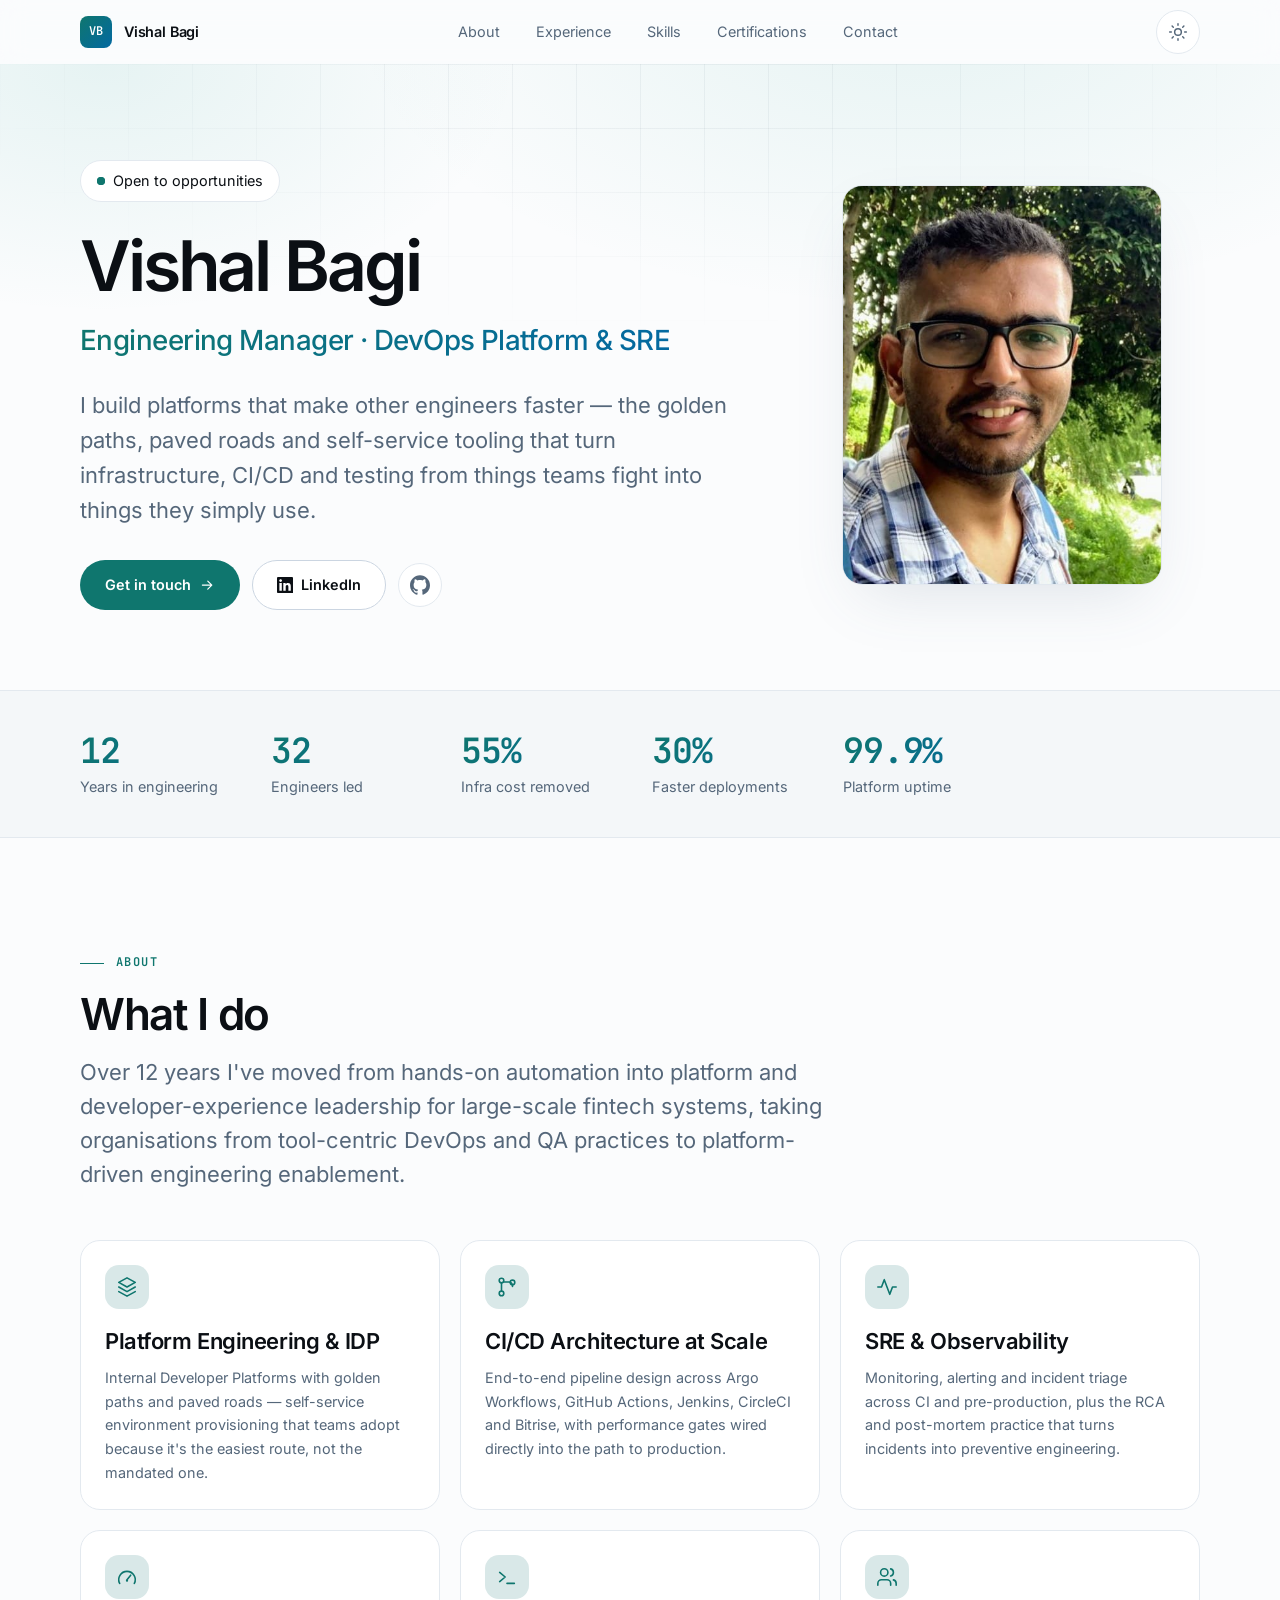
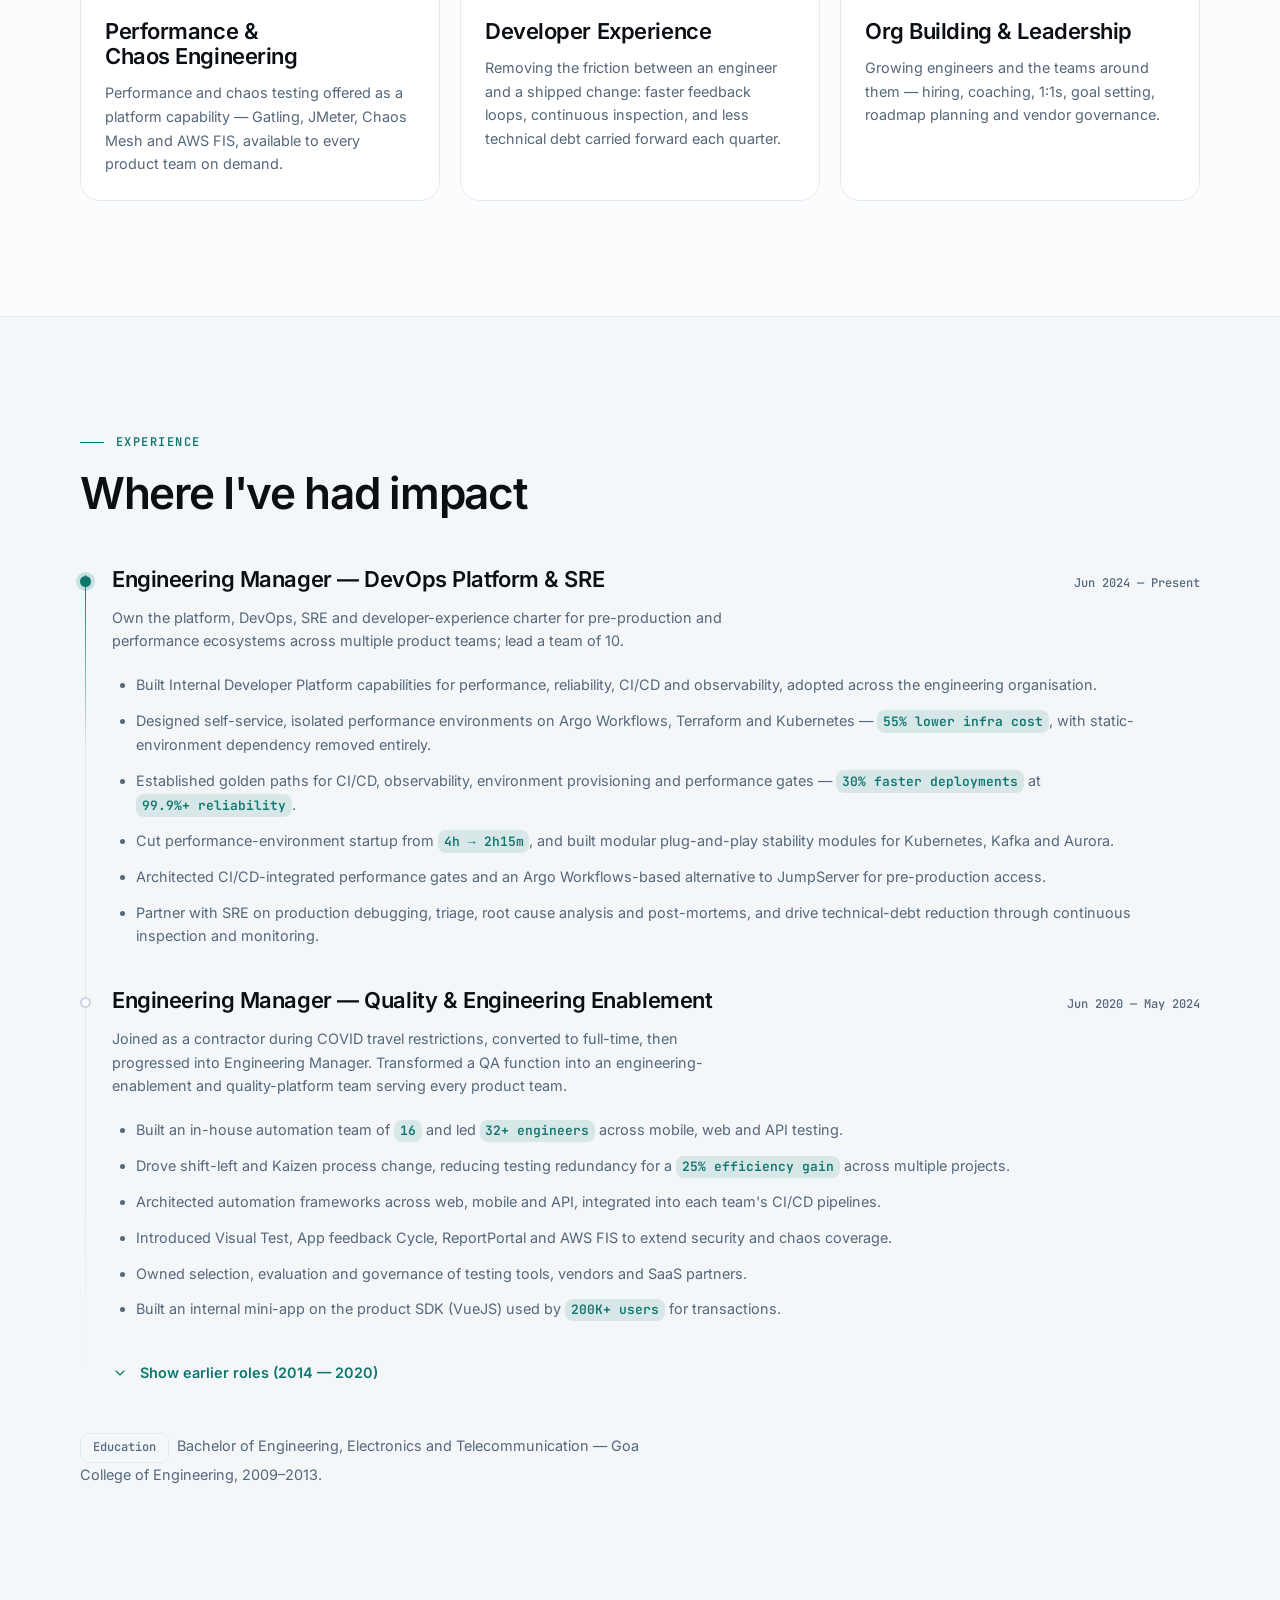
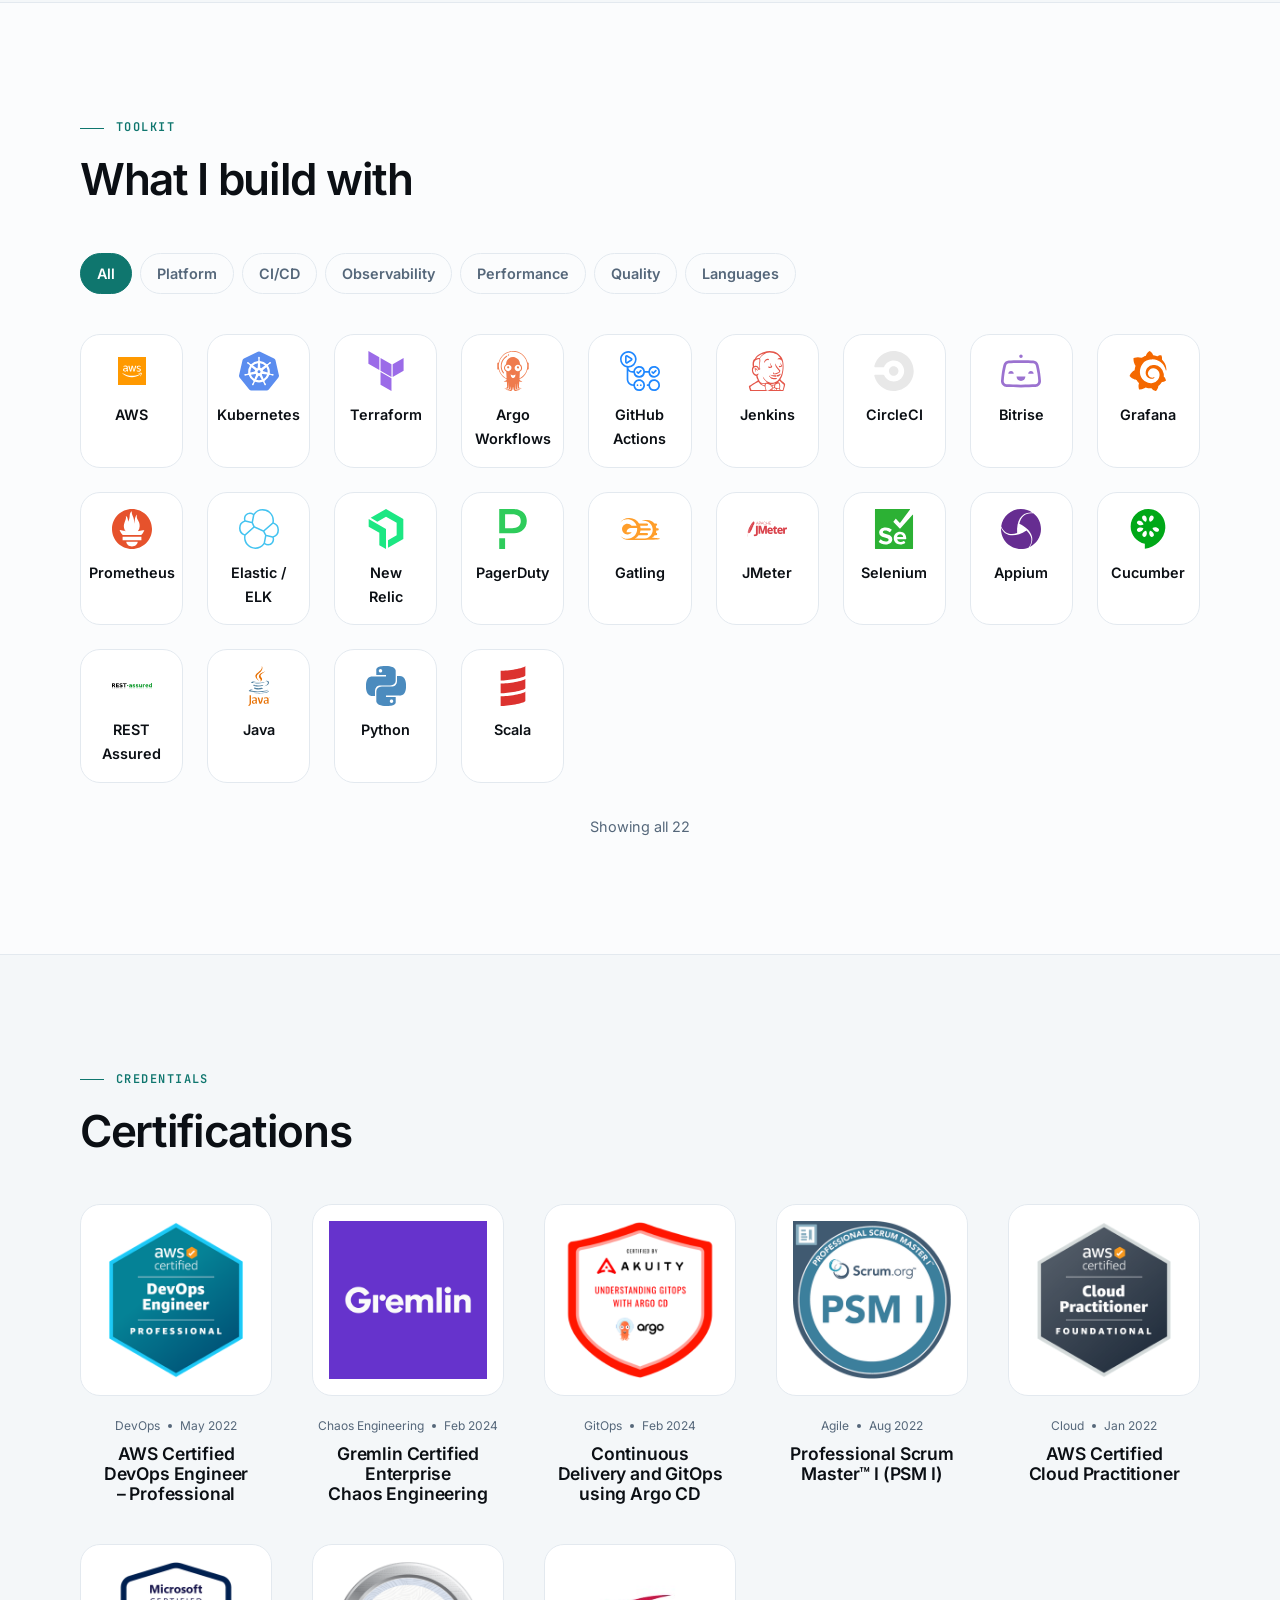
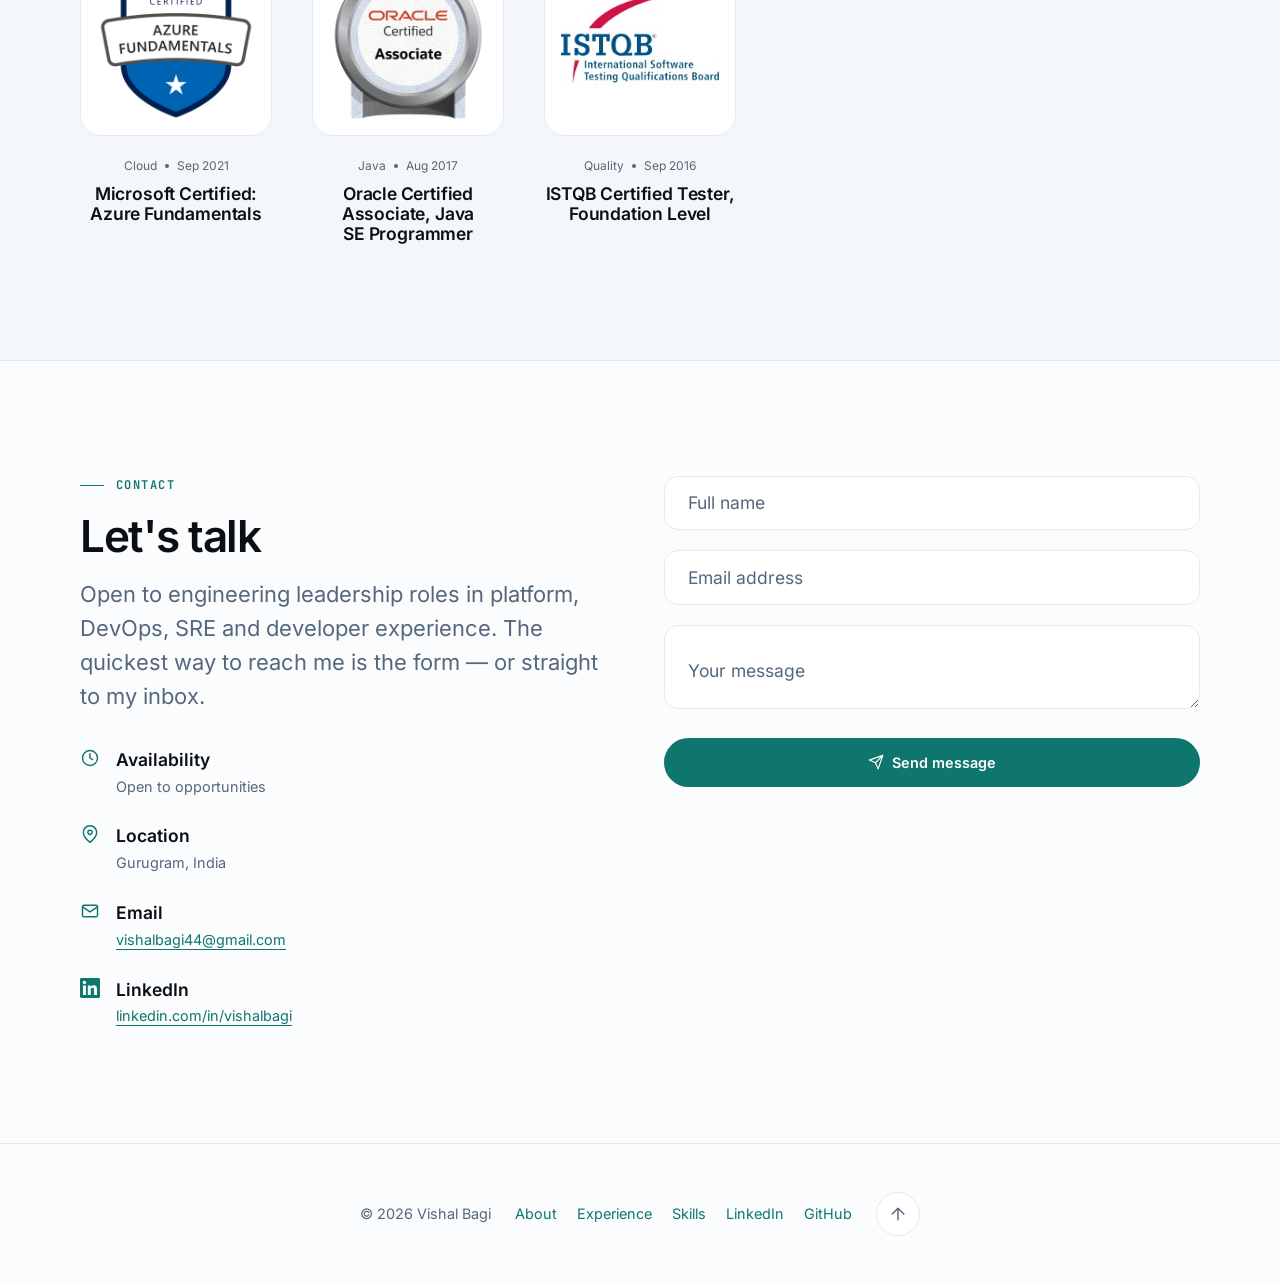
<file: index.html>
<!DOCTYPE html>
<html lang="en">

<head>
  <meta charset="UTF-8">
  <meta name="viewport" content="width=device-width, initial-scale=1.0">

  <title>Vishal Bagi — Engineering Manager, Platform &amp; Developer Experience</title>

  <meta name="description"
    content="Vishal Bagi — engineering manager with 12 years building Internal Developer Platforms, CI/CD architecture, SRE and performance engineering for large-scale fintech. Platform, DevOps, SRE and developer experience leadership.">
  <meta name="author" content="Vishal Bagi">
  <meta name="theme-color" content="#0b0f14" media="(prefers-color-scheme: dark)">
  <meta name="theme-color" content="#fbfcfd" media="(prefers-color-scheme: light)">
  <link rel="canonical" href="https://vishalbagi.github.io/">

  <!--
    - set the theme before first paint so there is no flash of the wrong palette
  -->
  <script>
    (function () {
      // marks that JS is running — scroll-reveal is scoped to .js so the page
      // is fully visible if this script never executes
      document.documentElement.className += ' js';
      try {
        var t = localStorage.getItem('theme');
        if (t === 'light' || t === 'dark') document.documentElement.dataset.theme = t;
      } catch (e) { }
    })();
  </script>

  <!--
    - open graph / twitter
  -->
  <meta property="og:type" content="profile">
  <meta property="og:site_name" content="Vishal Bagi">
  <meta property="og:url" content="https://vishalbagi.github.io/">
  <meta property="og:title" content="Vishal Bagi — Engineering Manager, Platform &amp; Developer Experience">
  <meta property="og:description"
    content="12 years building Internal Developer Platforms, CI/CD architecture, SRE and performance engineering for large-scale fintech. 55% lower infra cost, 30% faster deployments, 99.9%+ reliability.">
  <meta property="og:image" content="https://vishalbagi.github.io/assets/images/og-card.jpg">
  <meta property="og:image:type" content="image/jpeg">
  <meta property="og:image:width" content="1200">
  <meta property="og:image:height" content="630">
  <meta property="og:image:alt" content="Vishal Bagi — Engineering Manager, Platform &amp; Developer Experience">
  <meta property="profile:first_name" content="Vishal">
  <meta property="profile:last_name" content="Bagi">

  <meta name="twitter:card" content="summary_large_image">
  <meta name="twitter:title" content="Vishal Bagi — Engineering Manager, Platform &amp; Developer Experience">
  <meta name="twitter:description"
    content="12 years building Internal Developer Platforms, CI/CD architecture, SRE and performance engineering for large-scale fintech.">
  <meta name="twitter:image" content="https://vishalbagi.github.io/assets/images/og-card.jpg">

  <!--
    - favicon
  -->
  <link rel="shortcut icon" href="./assets/images/logo.ico" type="image/x-icon">
  <link rel="apple-touch-icon" href="./assets/images/vb.jpg">

  <!--
    - fonts are self-hosted, so preload them rather than paying for a
    - third-party connection on the critical path
  -->
  <link rel="preload" href="./assets/fonts/inter-var.woff2" as="font" type="font/woff2" crossorigin>
  <link rel="preload" href="./assets/fonts/jetbrains-mono-var.woff2" as="font" type="font/woff2" crossorigin>

  <link rel="stylesheet" href="./assets/css/style.css">

  <!--
    - structured data
  -->
  <script type="application/ld+json">
  {
    "@context": "https://schema.org",
    "@type": "Person",
    "name": "Vishal Bagi",
    "url": "https://vishalbagi.github.io/",
    "image": "https://vishalbagi.github.io/assets/images/vb.jpg",
    "jobTitle": "Engineering Manager — Platform & Developer Experience",
    "description": "Engineering leader with 12 years of experience in platform engineering, Internal Developer Platforms, CI/CD architecture, SRE and performance engineering for large-scale fintech systems.",
    "email": "mailto:vishalbagi44@gmail.com",
    "address": {
      "@type": "PostalAddress",
      "addressLocality": "Gurugram",
      "addressRegion": "Haryana",
      "addressCountry": "IN"
    },
    "alumniOf": {
      "@type": "CollegeOrUniversity",
      "name": "Goa College of Engineering"
    },
    "sameAs": [
      "https://www.linkedin.com/in/vishalbagi/",
      "https://github.com/vishalbagi"
    ],
    "knowsAbout": [
      "Platform Engineering",
      "Internal Developer Platforms",
      "Developer Experience",
      "Site Reliability Engineering",
      "CI/CD Architecture",
      "Kubernetes",
      "Terraform",
      "Argo Workflows",
      "Performance Engineering",
      "Chaos Engineering",
      "Observability",
      "Quality Engineering",
      "Amazon Web Services"
    ]
  }
  </script>

  <!-- Google tag (gtag.js) -->
  <script async src="https://www.googletagmanager.com/gtag/js?id=G-N6VHLQD1MY"></script>
  <script>
    window.dataLayer = window.dataLayer || [];
    function gtag() { dataLayer.push(arguments); }
    gtag('js', new Date());

    gtag('config', 'G-N6VHLQD1MY');
  </script>
</head>

<body>

  <a class="skip-link" href="#main">Skip to content</a>

  <!--
    - #ICON SPRITE
    - one inline sprite replaces the ionicons CDN runtime: ~2KB, no requests,
    - inherits currentColor so it themes for free
  -->
  <svg class="sprite" aria-hidden="true" focusable="false" xmlns="http://www.w3.org/2000/svg">
    <defs>
      <g id="i-stroke" fill="none" stroke="currentColor" stroke-width="1.75" stroke-linecap="round"
        stroke-linejoin="round"></g>
    </defs>

    <symbol id="i-moon" viewBox="0 0 24 24" fill="none" stroke="currentColor" stroke-width="1.75" stroke-linecap="round"
      stroke-linejoin="round">
      <path d="M21 12.79A9 9 0 1 1 11.21 3 7 7 0 0 0 21 12.79Z" />
    </symbol>

    <symbol id="i-sun" viewBox="0 0 24 24" fill="none" stroke="currentColor" stroke-width="1.75" stroke-linecap="round"
      stroke-linejoin="round">
      <circle cx="12" cy="12" r="4" />
      <path
        d="M12 2v2M12 20v2M4.93 4.93l1.41 1.41M17.66 17.66l1.41 1.41M2 12h2M20 12h2M4.93 19.07l1.41-1.41M17.66 6.34l1.41-1.41" />
    </symbol>

    <symbol id="i-menu" viewBox="0 0 24 24" fill="none" stroke="currentColor" stroke-width="1.75"
      stroke-linecap="round">
      <path d="M4 7h16M4 12h16M4 17h16" />
    </symbol>

    <symbol id="i-close" viewBox="0 0 24 24" fill="none" stroke="currentColor" stroke-width="1.75"
      stroke-linecap="round">
      <path d="M6 6l12 12M18 6L6 18" />
    </symbol>

    <symbol id="i-arrow-right" viewBox="0 0 24 24" fill="none" stroke="currentColor" stroke-width="1.75"
      stroke-linecap="round" stroke-linejoin="round">
      <path d="M5 12h14M13 6l6 6-6 6" />
    </symbol>

    <symbol id="i-arrow-up" viewBox="0 0 24 24" fill="none" stroke="currentColor" stroke-width="1.75"
      stroke-linecap="round" stroke-linejoin="round">
      <path d="M12 19V5M5 12l7-7 7 7" />
    </symbol>

    <symbol id="i-chevron-down" viewBox="0 0 24 24" fill="none" stroke="currentColor" stroke-width="1.75"
      stroke-linecap="round" stroke-linejoin="round">
      <path d="M6 9l6 6 6-6" />
    </symbol>

    <symbol id="i-mail" viewBox="0 0 24 24" fill="none" stroke="currentColor" stroke-width="1.75" stroke-linecap="round"
      stroke-linejoin="round">
      <rect x="3" y="5" width="18" height="14" rx="2" />
      <path d="m3 7 9 6 9-6" />
    </symbol>

    <symbol id="i-pin" viewBox="0 0 24 24" fill="none" stroke="currentColor" stroke-width="1.75" stroke-linecap="round"
      stroke-linejoin="round">
      <path d="M20 10c0 6-8 12-8 12s-8-6-8-12a8 8 0 0 1 16 0Z" />
      <circle cx="12" cy="10" r="2.5" />
    </symbol>

    <symbol id="i-clock" viewBox="0 0 24 24" fill="none" stroke="currentColor" stroke-width="1.75"
      stroke-linecap="round" stroke-linejoin="round">
      <circle cx="12" cy="12" r="9" />
      <path d="M12 7v5l3 2" />
    </symbol>

    <symbol id="i-send" viewBox="0 0 24 24" fill="none" stroke="currentColor" stroke-width="1.75" stroke-linecap="round"
      stroke-linejoin="round">
      <path d="M22 2 11 13M22 2l-7 20-4-9-9-4 20-7Z" />
    </symbol>

    <symbol id="i-layers" viewBox="0 0 24 24" fill="none" stroke="currentColor" stroke-width="1.75"
      stroke-linecap="round" stroke-linejoin="round">
      <path d="m12 2 9 5-9 5-9-5 9-5ZM3 12l9 5 9-5M3 17l9 5 9-5" />
    </symbol>

    <symbol id="i-branch" viewBox="0 0 24 24" fill="none" stroke="currentColor" stroke-width="1.75"
      stroke-linecap="round" stroke-linejoin="round">
      <circle cx="6" cy="5" r="2.5" />
      <circle cx="6" cy="19" r="2.5" />
      <circle cx="18" cy="7" r="2.5" />
      <path d="M6 7.5v9M8.5 6.5H14a4 4 0 0 1 4 4v1" />
    </symbol>

    <symbol id="i-pulse" viewBox="0 0 24 24" fill="none" stroke="currentColor" stroke-width="1.75"
      stroke-linecap="round" stroke-linejoin="round">
      <path d="M22 12h-4l-3 8L9 4l-3 8H2" />
    </symbol>

    <symbol id="i-gauge" viewBox="0 0 24 24" fill="none" stroke="currentColor" stroke-width="1.75"
      stroke-linecap="round" stroke-linejoin="round">
      <path d="M4 19a9 9 0 1 1 16 0" />
      <path d="m12 15 4-5" />
      <circle cx="12" cy="16" r="1.25" fill="currentColor" stroke="none" />
    </symbol>

    <symbol id="i-terminal" viewBox="0 0 24 24" fill="none" stroke="currentColor" stroke-width="1.75"
      stroke-linecap="round" stroke-linejoin="round">
      <path d="m4 17 6-5-6-5M12 19h8" />
    </symbol>

    <symbol id="i-users" viewBox="0 0 24 24" fill="none" stroke="currentColor" stroke-width="1.75"
      stroke-linecap="round" stroke-linejoin="round">
      <path d="M16 21v-2a4 4 0 0 0-4-4H6a4 4 0 0 0-4 4v2" />
      <circle cx="9" cy="7" r="4" />
      <path d="M22 21v-2a4 4 0 0 0-3-3.87M16 3.13a4 4 0 0 1 0 7.75" />
    </symbol>

    <symbol id="i-linkedin" viewBox="0 0 24 24">
      <path fill="currentColor"
        d="M20.447 20.452h-3.554v-5.569c0-1.328-.027-3.037-1.852-3.037-1.853 0-2.136 1.445-2.136 2.939v5.667H9.351V9h3.414v1.561h.046c.477-.9 1.637-1.85 3.37-1.85 3.601 0 4.267 2.37 4.267 5.455v6.286zM5.337 7.433c-1.144 0-2.063-.926-2.063-2.065 0-1.138.92-2.063 2.063-2.063 1.14 0 2.064.925 2.064 2.063 0 1.139-.925 2.065-2.064 2.065zm1.782 13.019H3.555V9h3.564v11.452zM22.225 0H1.771C.792 0 0 .774 0 1.729v20.542C0 23.227.792 24 1.771 24h20.451C23.2 24 24 23.227 24 22.271V1.729C24 .774 23.2 0 22.222 0h.003z" />
    </symbol>

    <symbol id="i-github" viewBox="0 0 24 24">
      <path fill="currentColor"
        d="M12 .297c-6.63 0-12 5.373-12 12 0 5.303 3.438 9.8 8.205 11.385.6.113.82-.258.82-.577 0-.285-.01-1.04-.015-2.04-3.338.724-4.042-1.61-4.042-1.61C4.422 18.07 3.633 17.7 3.633 17.7c-1.087-.744.084-.729.084-.729 1.205.084 1.838 1.236 1.838 1.236 1.07 1.835 2.809 1.305 3.495.998.108-.776.417-1.305.76-1.605-2.665-.3-5.466-1.332-5.466-5.93 0-1.31.465-2.38 1.235-3.22-.135-.303-.54-1.523.105-3.176 0 0 1.005-.322 3.3 1.23.96-.267 1.98-.399 3-.405 1.02.006 2.04.138 3 .405 2.28-1.552 3.285-1.23 3.285-1.23.645 1.653.24 2.873.12 3.176.765.84 1.23 1.91 1.23 3.22 0 4.61-2.805 5.625-5.475 5.92.42.36.81 1.096.81 2.22 0 1.606-.015 2.896-.015 3.286 0 .315.21.69.825.57C20.565 22.092 24 17.592 24 12.297c0-6.627-5.373-12-12-12" />
    </symbol>
  </svg>


  <!--
    - #HEADER
  -->

  <header class="header" data-header>
    <div class="header__inner">

      <a class="brand" href="#top">
        <span class="brand__mark" aria-hidden="true">VB</span>
        <span class="brand__name">Vishal Bagi</span>
      </a>

      <nav class="nav" id="nav" data-nav aria-label="Sections">
        <button class="icon-btn nav__close" type="button" data-nav-close aria-label="Close menu">
          <svg class="icon" aria-hidden="true">
            <use href="#i-close" />
          </svg>
        </button>

        <a class="nav__link" href="#about" data-nav-link>About</a>
        <a class="nav__link" href="#experience" data-nav-link>Experience</a>
        <a class="nav__link" href="#skills" data-nav-link>Skills</a>
        <a class="nav__link" href="#certifications" data-nav-link>Certifications</a>
        <a class="nav__link" href="#contact" data-nav-link>Contact</a>
      </nav>

      <div class="header__actions">
        <button class="icon-btn theme-toggle" type="button" data-theme-toggle aria-pressed="false"
          aria-label="Switch to light theme">
          <svg class="icon icon--moon" aria-hidden="true">
            <use href="#i-moon" />
          </svg>
          <svg class="icon icon--sun" aria-hidden="true">
            <use href="#i-sun" />
          </svg>
        </button>

        <button class="icon-btn nav-toggle" type="button" data-nav-toggle aria-expanded="false" aria-controls="nav"
          aria-label="Open menu">
          <svg class="icon" aria-hidden="true">
            <use href="#i-menu" />
          </svg>
        </button>
      </div>

    </div>
  </header>


  <main id="main">

    <!--
      - #HERO
    -->

    <section class="hero" id="top">
      <div class="container hero__inner">

        <div>
          <p class="pill pill--live">
            <span class="dot" aria-hidden="true"></span>
            Open to opportunities
          </p>

          <h1 class="hero__name">Vishal Bagi</h1>

          <p class="hero__role">Engineering Manager · DevOps Platform &amp; SRE</p>

          <p class="hero__lede">
            I build platforms that make other engineers faster — the golden paths, paved roads and self-service
            tooling that turn infrastructure, CI/CD and testing from things teams fight into things they simply use.
          </p>

          <div class="hero__actions">
            <a class="btn btn--primary" href="#contact">
              Get in touch
              <svg class="icon" aria-hidden="true">
                <use href="#i-arrow-right" />
              </svg>
            </a>

            <a class="btn btn--ghost" href="https://www.linkedin.com/in/vishalbagi/" target="_blank" rel="noopener">
              <svg class="icon" aria-hidden="true">
                <use href="#i-linkedin" />
              </svg>
              LinkedIn
            </a>

            <a class="icon-btn" href="https://github.com/vishalbagi" target="_blank" rel="noopener"
              aria-label="Vishal Bagi on GitHub">
              <svg class="icon" aria-hidden="true">
                <use href="#i-github" />
              </svg>
            </a>
          </div>
        </div>

        <figure class="hero__portrait">
          <img src="./assets/images/vb.jpg" alt="Vishal Bagi" width="548" height="613" fetchpriority="high">
        </figure>

      </div>
    </section>


    <!--
      - #IMPACT
    -->

    <section class="impact" aria-labelledby="impact-title">
      <h2 class="visually-hidden" id="impact-title">Impact at a glance</h2>

      <ul class="container impact__list">
        <li>
          <p class="impact__value" data-count-to="12">12</p>
          <p class="impact__label">Years in engineering</p>
        </li>
        <li>
          <p class="impact__value" data-count-to="32">32</p>
          <p class="impact__label">Engineers led</p>
        </li>
        <li>
          <p class="impact__value" data-count-to="55" data-count-suffix="%">55%</p>
          <p class="impact__label">Infra cost removed</p>
        </li>
        <li>
          <p class="impact__value" data-count-to="30" data-count-suffix="%">30%</p>
          <p class="impact__label">Faster deployments</p>
        </li>
        <li>
          <p class="impact__value" data-count-to="99.9" data-count-suffix="%" data-count-decimals="1">99.9%</p>
          <p class="impact__label">Platform uptime</p>
        </li>
      </ul>
    </section>


    <!--
      - #ABOUT
    -->

    <section class="section" id="about" aria-labelledby="about-title">
      <div class="container">

        <div class="section-head reveal">
          <p class="eyebrow">About</p>
          <h2 class="section-title" id="about-title">What I do</h2>
          <p class="section-lede">
            Over 12 years I've moved from hands-on automation into platform and developer-experience leadership for
            large-scale fintech systems, taking organisations from tool-centric DevOps and QA practices to
            platform-driven engineering enablement.
          </p>
        </div>

        <ul class="cards reveal-group">

          <li class="card reveal" style="--i:0">
            <div class="card__icon" aria-hidden="true">
              <svg class="icon" aria-hidden="true">
                <use href="#i-layers" />
              </svg>
            </div>
            <h3 class="card__title">Platform Engineering &amp; IDP</h3>
            <p class="card__text">
              Internal Developer Platforms with golden paths and paved roads — self-service environment provisioning
              that teams adopt because it's the easiest route, not the mandated one.
            </p>
          </li>

          <li class="card reveal" style="--i:1">
            <div class="card__icon" aria-hidden="true">
              <svg class="icon" aria-hidden="true">
                <use href="#i-branch" />
              </svg>
            </div>
            <h3 class="card__title">CI/CD Architecture at Scale</h3>
            <p class="card__text">
              End-to-end pipeline design across Argo Workflows, GitHub Actions, Jenkins, CircleCI and Bitrise, with
              performance gates wired directly into the path to production.
            </p>
          </li>

          <li class="card reveal" style="--i:2">
            <div class="card__icon" aria-hidden="true">
              <svg class="icon" aria-hidden="true">
                <use href="#i-pulse" />
              </svg>
            </div>
            <h3 class="card__title">SRE &amp; Observability</h3>
            <p class="card__text">
              Monitoring, alerting and incident triage across CI and pre-production, plus the RCA and post-mortem
              practice that turns incidents into preventive engineering.
            </p>
          </li>

          <li class="card reveal" style="--i:3">
            <div class="card__icon" aria-hidden="true">
              <svg class="icon" aria-hidden="true">
                <use href="#i-gauge" />
              </svg>
            </div>
            <h3 class="card__title">Performance &amp; Chaos Engineering</h3>
            <p class="card__text">
              Performance and chaos testing offered as a platform capability — Gatling, JMeter, Chaos Mesh and AWS
              FIS, available to every product team on demand.
            </p>
          </li>

          <li class="card reveal" style="--i:4">
            <div class="card__icon" aria-hidden="true">
              <svg class="icon" aria-hidden="true">
                <use href="#i-terminal" />
              </svg>
            </div>
            <h3 class="card__title">Developer Experience</h3>
            <p class="card__text">
              Removing the friction between an engineer and a shipped change: faster feedback loops, continuous
              inspection, and less technical debt carried forward each quarter.
            </p>
          </li>

          <li class="card reveal" style="--i:5">
            <div class="card__icon" aria-hidden="true">
              <svg class="icon" aria-hidden="true">
                <use href="#i-users" />
              </svg>
            </div>
            <h3 class="card__title">Org Building &amp; Leadership</h3>
            <p class="card__text">
              Growing engineers and the teams around them — hiring, coaching, 1:1s, goal setting, roadmap planning
              and vendor governance.
            </p>
          </li>

        </ul>

      </div>
    </section>


    <!--
      - #EXPERIENCE
    -->

    <section class="section section--tint" id="experience" aria-labelledby="experience-title">
      <div class="container">

        <div class="section-head reveal">
          <p class="eyebrow">Experience</p>
          <h2 class="section-title" id="experience-title">Where I've had impact</h2>
        </div>

        <ol class="timeline">

          <li class="role role--current reveal">
            <div class="role__head">
              <h3 class="role__title">Engineering Manager — DevOps Platform &amp; SRE</h3>
              <p class="role__dates">Jun 2024 — Present</p>
            </div>

            <p class="role__scope">
              Own the platform, DevOps, SRE and developer-experience charter for pre-production and performance
              ecosystems across multiple product teams; lead a team of 10.
            </p>

            <ul class="role__points">
              <li>
                Built Internal Developer Platform capabilities for performance, reliability, CI/CD and observability,
                adopted across the engineering organisation.
              </li>
              <li>
                Designed self-service, isolated performance environments on Argo Workflows, Terraform and Kubernetes —
                <span class="metric-chip">55% lower infra cost</span>, with static-environment dependency removed
                entirely.
              </li>
              <li>
                Established golden paths for CI/CD, observability, environment provisioning and performance gates —
                <span class="metric-chip">30% faster deployments</span> at
                <span class="metric-chip">99.9%+ reliability</span>.
              </li>
              <li>
                Cut performance-environment startup from <span class="metric-chip">4h → 2h15m</span>, and built modular
                plug-and-play stability modules for Kubernetes, Kafka and Aurora.
              </li>
              <li>
                Architected CI/CD-integrated performance gates and an Argo Workflows-based alternative to JumpServer for
                pre-production access.
              </li>
              <li>
                Partner with SRE on production debugging, triage, root cause analysis and post-mortems, and drive
                technical-debt reduction through continuous inspection and monitoring.
              </li>
            </ul>
          </li>

          <li class="role reveal">
            <div class="role__head">
              <h3 class="role__title">Engineering Manager — Quality &amp; Engineering Enablement</h3>
              <p class="role__dates">Jun 2020 — May 2024</p>
            </div>

            <p class="role__scope">
              Joined as a contractor during COVID travel restrictions, converted to full-time, then progressed into
              Engineering Manager. Transformed a QA function into an engineering-enablement and quality-platform team
              serving every product team.
            </p>

            <ul class="role__points">
              <li>
                Built an in-house automation team of <span class="metric-chip">16</span> and led
                <span class="metric-chip">32+ engineers</span> across mobile, web and API testing.
              </li>
              <li>
                Drove shift-left and Kaizen process change, reducing testing redundancy for a
                <span class="metric-chip">25% efficiency gain</span> across multiple projects.
              </li>
              <li>
                Architected automation frameworks across web, mobile and API, integrated into each team's CI/CD
                pipelines.
              </li>
              <li>Introduced Visual Test, App feedback Cycle, ReportPortal and AWS FIS to extend security and chaos
                coverage.
              </li>
              <li>Owned selection, evaluation and governance of testing tools, vendors and SaaS partners.</li>
              <li>
                Built an internal mini-app on the product SDK (VueJS) used by
                <span class="metric-chip">200K+ users</span> for transactions.
              </li>
            </ul>

            <details class="earlier">
              <summary>
                <svg class="icon" aria-hidden="true">
                  <use href="#i-chevron-down" />
                </svg>
                Show earlier roles (2014 — 2020)
              </summary>

              <div class="earlier__body">

                <div class="role">
                  <div class="role__head">
                    <h4 class="role__title">QA Engineer</h4>
                    <p class="role__dates">Feb 2018 — Mar 2020</p>
                  </div>
                  <ul class="role__points">
                    <li>
                      Designed Page Object Model and BDD automation frameworks with custom HTML reporting and parallel
                      execution.
                    </li>
                    <li>
                      Built end-to-end scenarios driving two mobile applications and a web admin portal simultaneously.
                    </li>
                    <li>Created and maintained JMeter performance scenarios — execution, analysis and reporting.</li>
                    <li>Integrated the automation framework with Jenkins, GitHub and SVN.</li>
                    <li>Mentored three graduate engineers into the testing domain.</li>
                  </ul>
                </div>

                <div class="role">
                  <div class="role__head">
                    <h4 class="role__title">Test Analyst</h4>
                    <p class="role__dates">Sept 2017 — Feb 2018</p>
                  </div>
                  <ul class="role__points">
                    <li>Automated web and desktop applications for a government tax entity.</li>
                    <li>Reduced test flakiness and inconsistent results.</li>
                    <li>Executed and evaluated all sanity and regression reports on a daily basis.</li>
                  </ul>
                </div>

                <div class="role">
                  <div class="role__head">
                    <h4 class="role__title">Associate Consultant, SSE, SWE</h4>
                    <p class="role__dates">Mar 2014 — Sept 2017</p>
                  </div>
                  <ul class="role__points">
                    <li>
                      Progressed from software engineer to automation SME across point-of-sale, web, mobile and
                      interconnected retail systems.
                    </li>
                    <li>
                      Led a team of 6 building UI automation frameworks with EggPlant and Sikuli —
                      <span class="metric-chip">70% of the regression suite automated</span>.
                    </li>
                    <li>
                      Used Sikuli OCR and image recognition with Python socket programming to drive tests across a
                      multi-node physical lab.
                    </li>
                    <li>Contributed to functional and non-functional POCs, RFPs and feasibility studies.</li>
                  </ul>
                </div>

              </div>
            </details>
          </li>

        </ol>

        <p class="role__scope reveal" style="margin-top: var(--space-12)">
          <span class="tag">Education</span>
          &nbsp;Bachelor of Engineering, Electronics and Telecommunication — Goa College of Engineering, 2009–2013.
        </p>

      </div>
    </section>


    <!--
      - #SKILLS
    -->

    <section class="section" id="skills" aria-labelledby="skills-title">
      <div class="container">

        <div class="section-head reveal">
          <p class="eyebrow">Toolkit</p>
          <h2 class="section-title" id="skills-title">What I build with</h2>
        </div>

        <div class="filters reveal" role="group" aria-label="Filter skills by category">
          <button class="filter" type="button" data-filter="all" aria-pressed="true">All</button>
          <button class="filter" type="button" data-filter="platform" aria-pressed="false">Platform</button>
          <button class="filter" type="button" data-filter="cicd" aria-pressed="false">CI/CD</button>
          <button class="filter" type="button" data-filter="observability" aria-pressed="false">Observability</button>
          <button class="filter" type="button" data-filter="performance" aria-pressed="false">Performance</button>
          <button class="filter" type="button" data-filter="quality" aria-pressed="false">Quality</button>
          <button class="filter" type="button" data-filter="languages" aria-pressed="false">Languages</button>
        </div>

        <ul class="skills reveal">

          <li class="skill" data-category="platform">
            <span class="skill__logo"><img src="./assets/images/aws.svg" alt="" width="40" height="40"
                loading="lazy"></span>
            <span class="skill__name">AWS</span>
          </li>
          <li class="skill" data-category="platform">
            <span class="skill__logo"><img src="./assets/images/kubernetes.svg" alt="" width="40" height="40"
                loading="lazy"></span>
            <span class="skill__name">Kubernetes</span>
          </li>
          <li class="skill" data-category="platform">
            <span class="skill__logo"><img src="./assets/images/terraform.svg" alt="" width="40" height="40"
                loading="lazy"></span>
            <span class="skill__name">Terraform</span>
          </li>

          <li class="skill" data-category="cicd">
            <span class="skill__logo"><img src="./assets/images/argo.svg" alt="" width="40" height="40"
                loading="lazy"></span>
            <span class="skill__name">Argo Workflows</span>
          </li>
          <li class="skill" data-category="cicd">
            <span class="skill__logo"><img src="./assets/images/githubactions.svg" alt="" width="40" height="40"
                loading="lazy"></span>
            <span class="skill__name">GitHub Actions</span>
          </li>
          <li class="skill" data-category="cicd">
            <span class="skill__logo"><img src="./assets/images/jenkins.svg" alt="" width="40" height="40"
                loading="lazy"></span>
            <span class="skill__name">Jenkins</span>
          </li>
          <li class="skill" data-category="cicd">
            <span class="skill__logo"><img src="./assets/images/circleci.svg" alt="" width="40" height="40"
                loading="lazy"></span>
            <span class="skill__name">CircleCI</span>
          </li>
          <li class="skill" data-category="cicd">
            <span class="skill__logo"><img src="./assets/images/bitrise.svg" alt="" width="40" height="40"
                loading="lazy"></span>
            <span class="skill__name">Bitrise</span>
          </li>

          <li class="skill" data-category="observability">
            <span class="skill__logo"><img src="./assets/images/grafana.svg" alt="" width="40" height="40"
                loading="lazy"></span>
            <span class="skill__name">Grafana</span>
          </li>
          <li class="skill" data-category="observability">
            <span class="skill__logo"><img src="./assets/images/prometheus.svg" alt="" width="40" height="40"
                loading="lazy"></span>
            <span class="skill__name">Prometheus</span>
          </li>
          <li class="skill" data-category="observability">
            <span class="skill__logo"><img src="./assets/images/elastic.svg" alt="" width="40" height="40"
                loading="lazy"></span>
            <span class="skill__name">Elastic / ELK</span>
          </li>
          <li class="skill" data-category="observability">
            <span class="skill__logo"><img src="./assets/images/newrelic.svg" alt="" width="40" height="40"
                loading="lazy"></span>
            <span class="skill__name">New Relic</span>
          </li>
          <li class="skill" data-category="observability">
            <span class="skill__logo"><img src="./assets/images/pagerduty.svg" alt="" width="40" height="40"
                loading="lazy"></span>
            <span class="skill__name">PagerDuty</span>
          </li>

          <li class="skill" data-category="performance">
            <span class="skill__logo"><img src="./assets/images/gatling.svg" alt="" width="40" height="40"
                loading="lazy"></span>
            <span class="skill__name">Gatling</span>
          </li>
          <li class="skill" data-category="performance">
            <span class="skill__logo"><img src="./assets/images/jmeter.svg" alt="" width="40" height="40"
                loading="lazy"></span>
            <span class="skill__name">JMeter</span>
          </li>

          <li class="skill" data-category="quality">
            <span class="skill__logo"><img src="./assets/images/selenium.svg" alt="" width="40" height="40"
                loading="lazy"></span>
            <span class="skill__name">Selenium</span>
          </li>
          <li class="skill" data-category="quality">
            <span class="skill__logo"><img src="./assets/images/logos--appium.svg" alt="" width="40" height="40"
                loading="lazy"></span>
            <span class="skill__name">Appium</span>
          </li>
          <li class="skill" data-category="quality">
            <span class="skill__logo"><img src="./assets/images/cucumber.svg" alt="" width="40" height="40"
                loading="lazy"></span>
            <span class="skill__name">Cucumber</span>
          </li>
          <li class="skill" data-category="quality">
            <span class="skill__logo"><img src="./assets/images/rest-assured-logo-green.png" alt="" width="40"
                height="40" loading="lazy"></span>
            <span class="skill__name">REST Assured</span>
          </li>

          <li class="skill" data-category="languages">
            <span class="skill__logo"><img src="./assets/images/java-4.svg" alt="" width="40" height="40"
                loading="lazy"></span>
            <span class="skill__name">Java</span>
          </li>
          <li class="skill" data-category="languages">
            <span class="skill__logo"><img src="./assets/images/python.svg" alt="" width="40" height="40"
                loading="lazy"></span>
            <span class="skill__name">Python</span>
          </li>
          <li class="skill" data-category="languages">
            <span class="skill__logo"><img src="./assets/images/scala.svg" alt="" width="40" height="40"
                loading="lazy"></span>
            <span class="skill__name">Scala</span>
          </li>

        </ul>

        <p class="skills-count" role="status" data-skills-count>Showing all 22</p>

      </div>
    </section>


    <!--
      - #CERTIFICATIONS
    -->

    <section class="section section--tint" id="certifications" aria-labelledby="certifications-title">
      <div class="container">

        <div class="section-head reveal">
          <p class="eyebrow">Credentials</p>
          <h2 class="section-title" id="certifications-title">Certifications</h2>
        </div>

        <ul class="certs reveal-group">

          <li class="cert reveal" style="--i:0">
            <div class="cert__badge">
              <img src="./assets/images/aws.png" alt="AWS Certified DevOps Engineer – Professional badge" width="340"
                height="340" loading="lazy">
            </div>
            <p class="cert__meta">
              <span>DevOps</span><span class="dot" aria-hidden="true"></span>
              <time datetime="2022-05-07">May 2022</time>
            </p>
            <h3 class="cert__title">AWS Certified DevOps Engineer – Professional</h3>
          </li>

          <li class="cert reveal" style="--i:1">
            <div class="cert__badge">
              <img src="./assets/images/gm.png" alt="Gremlin Certified Enterprise Chaos Engineering badge" width="340"
                height="340" loading="lazy">
            </div>
            <p class="cert__meta">
              <span>Chaos Engineering</span><span class="dot" aria-hidden="true"></span>
              <time datetime="2024-02-22">Feb 2024</time>
            </p>
            <h3 class="cert__title">Gremlin Certified Enterprise Chaos Engineering</h3>
          </li>

          <li class="cert reveal" style="--i:2">
            <div class="cert__badge">
              <img src="./assets/images/argocd.png" alt="Continuous Delivery and GitOps using Argo CD certificate"
                width="340" height="340" loading="lazy">
            </div>
            <p class="cert__meta">
              <span>GitOps</span><span class="dot" aria-hidden="true"></span>
              <time datetime="2024-02-05">Feb 2024</time>
            </p>
            <h3 class="cert__title">Continuous Delivery and GitOps using Argo CD</h3>
          </li>

          <li class="cert reveal" style="--i:3">
            <div class="cert__badge">
              <img src="./assets/images/psm.png" alt="Professional Scrum Master I badge" width="340" height="340"
                loading="lazy">
            </div>
            <p class="cert__meta">
              <span>Agile</span><span class="dot" aria-hidden="true"></span>
              <time datetime="2022-08-14">Aug 2022</time>
            </p>
            <h3 class="cert__title">Professional Scrum Master™ I (PSM I)</h3>
          </li>

          <li class="cert reveal" style="--i:4">
            <div class="cert__badge">
              <img src="./assets/images/aws2.png" alt="AWS Certified Cloud Practitioner badge" width="340" height="340"
                loading="lazy">
            </div>
            <p class="cert__meta">
              <span>Cloud</span><span class="dot" aria-hidden="true"></span>
              <time datetime="2022-01-04">Jan 2022</time>
            </p>
            <h3 class="cert__title">AWS Certified Cloud Practitioner</h3>
          </li>

          <li class="cert reveal" style="--i:5">
            <div class="cert__badge">
              <img src="./assets/images/azure.png" alt="Microsoft Certified Azure Fundamentals badge" width="340"
                height="340" loading="lazy">
            </div>
            <p class="cert__meta">
              <span>Cloud</span><span class="dot" aria-hidden="true"></span>
              <time datetime="2021-09-21">Sep 2021</time>
            </p>
            <h3 class="cert__title">Microsoft Certified: Azure Fundamentals</h3>
          </li>

          <li class="cert reveal" style="--i:6">
            <div class="cert__badge">
              <img src="./assets/images/java.png" alt="Oracle Certified Associate Java SE Programmer badge" width="340"
                height="340" loading="lazy">
            </div>
            <p class="cert__meta">
              <span>Java</span><span class="dot" aria-hidden="true"></span>
              <time datetime="2017-08-20">Aug 2017</time>
            </p>
            <h3 class="cert__title">Oracle Certified Associate, Java SE Programmer</h3>
          </li>

          <li class="cert reveal" style="--i:7">
            <div class="cert__badge">
              <img src="./assets/images/istqb.jpg" alt="ISTQB Certified Tester Foundation Level badge" width="340"
                height="340" loading="lazy">
            </div>
            <p class="cert__meta">
              <span>Quality</span><span class="dot" aria-hidden="true"></span>
              <time datetime="2016-09-07">Sep 2016</time>
            </p>
            <h3 class="cert__title">ISTQB Certified Tester, Foundation Level</h3>
          </li>

        </ul>

      </div>
    </section>


    <!--
      - #CONTACT
    -->

    <section class="section" id="contact" aria-labelledby="contact-title">
      <div class="container contact__grid">

        <div class="reveal">
          <div class="section-head" style="margin-bottom:0">
            <p class="eyebrow">Contact</p>
            <h2 class="section-title" id="contact-title">Let's talk</h2>
            <p class="section-lede">
              Open to engineering leadership roles in platform, DevOps, SRE and developer experience. The quickest way
              to reach me is the form — or straight to my inbox.
            </p>
          </div>

          <dl class="contact__points">
            <div class="contact__point">
              <svg class="icon" aria-hidden="true">
                <use href="#i-clock" />
              </svg>
              <div>
                <dt>Availability</dt>
                <dd>Open to opportunities</dd>
              </div>
            </div>

            <div class="contact__point">
              <svg class="icon" aria-hidden="true">
                <use href="#i-pin" />
              </svg>
              <div>
                <dt>Location</dt>
                <dd>Gurugram, India</dd>
              </div>
            </div>

            <div class="contact__point">
              <svg class="icon" aria-hidden="true">
                <use href="#i-mail" />
              </svg>
              <div>
                <dt>Email</dt>
                <dd><a class="link" href="mailto:vishalbagi44@gmail.com">vishalbagi44@gmail.com</a></dd>
              </div>
            </div>

            <div class="contact__point">
              <svg class="icon" aria-hidden="true">
                <use href="#i-linkedin" />
              </svg>
              <div>
                <dt>LinkedIn</dt>
                <dd>
                  <a class="link" href="https://www.linkedin.com/in/vishalbagi/" target="_blank"
                    rel="noopener">linkedin.com/in/vishalbagi</a>
                </dd>
              </div>
            </div>
          </dl>
        </div>

        <div class="reveal">
          <form class="form" name="gform" id="gform"
            action="https://docs.google.com/forms/d/e/1FAIpQLSeDV_Cn9fOmbu1icjasCMzLsOgOmq5hEJORMVvHjg63vD97wg/formResponse?"
            target="hidden_iframe" data-form>

            <div class="field">
              <input class="field__input" type="text" name="entry.1035050667" id="entry.1035050667" placeholder=" "
                autocomplete="name" required data-form-input>
              <label class="field__label" for="entry.1035050667">Full name</label>
            </div>

            <div class="field">
              <input class="field__input" type="email" name="entry.462835868" id="entry.462835868" placeholder=" "
                autocomplete="email" required data-form-input>
              <label class="field__label" for="entry.462835868">Email address</label>
            </div>

            <div class="field">
              <textarea class="field__input" name="entry.1259580252" id="entry.1259580252" placeholder=" " required
                data-form-input></textarea>
              <label class="field__label" for="entry.1259580252">Your message</label>
            </div>

            <button class="btn btn--primary" type="submit" disabled data-form-btn>
              <svg class="icon" aria-hidden="true">
                <use href="#i-send" />
              </svg>
              <span data-form-btn-label>Send message</span>
            </button>

            <p class="form__status" role="status" aria-live="polite" data-form-status></p>

          </form>

          <iframe name="hidden_iframe" title="Hidden form target" style="display:none" data-form-frame></iframe>
        </div>

      </div>
    </section>

  </main>


  <!--
    - #FOOTER
  -->

  <footer class="footer">
    <div class="container footer__inner">
      <p>© <span data-year>2026</span> Vishal Bagi</p>

      <ul class="footer__links">
        <li><a href="#about">About</a></li>
        <li><a href="#experience">Experience</a></li>
        <li><a href="#skills">Skills</a></li>
        <li><a href="https://www.linkedin.com/in/vishalbagi/" target="_blank" rel="noopener">LinkedIn</a></li>
        <li><a href="https://github.com/vishalbagi" target="_blank" rel="noopener">GitHub</a></li>
      </ul>

      <a class="icon-btn" href="#top" aria-label="Back to top">
        <svg class="icon" aria-hidden="true">
          <use href="#i-arrow-up" />
        </svg>
      </a>
    </div>
  </footer>

  <script src="./assets/js/script.js" defer></script>

</body>

</html>
</file>
<file: assets/css/style.css>
/*-----------------------------------*\
  #style.css — Vishal Bagi portfolio

  Contents
    1. Fonts
    2. Design tokens
    3. Reset & base
    4. Layout primitives
    5. Typography
    6. Buttons, pills & chips
    7. Header & navigation
    8. Hero
    9. Impact band
   10. What I do
   11. Experience
   12. Skills
   13. Certifications
   14. Contact
   15. Footer
   16. Motion & reveal
   17. Print
\*-----------------------------------*/


/*-----------------------------------*\
  1. FONTS
  Self-hosted latin subsets. Removes the Google Fonts round-trip entirely —
  no preconnect, no render-blocking third party.
\*-----------------------------------*/

@font-face {
  font-family: 'Inter';
  font-style: normal;
  font-weight: 400 700;
  font-display: swap;
  src: url('../fonts/inter-var.woff2') format('woff2');
}

@font-face {
  font-family: 'JetBrains Mono';
  font-style: normal;
  font-weight: 500 600;
  font-display: swap;
  src: url('../fonts/jetbrains-mono-var.woff2') format('woff2');
}


/*-----------------------------------*\
  2. DESIGN TOKENS
  Components reference tokens only, never raw values.
\*-----------------------------------*/

:root {

  /* -- colour: dark (default) ------------------------------------------- */

  --bg: #0b0f14;
  --bg-soft: #0e141b;
  --surface: #131a22;
  --surface-2: #1a232d;
  --border: #1f2a36;
  --border-strong: #2c3b4b;

  --text: #e6edf3;
  --text-muted: #8b9aab;

  --accent: #2dd4bf;
  --accent-2: #38bdf8;
  --on-accent: #04211d;

  --glow: hsl(174 70% 50% / 0.14);
  --grid-line: hsl(210 30% 60% / 0.055);

  color-scheme: dark;

  /* -- typography -------------------------------------------------------- */

  --ff-sans: 'Inter', ui-sans-serif, system-ui, -apple-system, 'Segoe UI', sans-serif;
  --ff-mono: 'JetBrains Mono', ui-monospace, 'SFMono-Regular', 'Menlo', monospace;

  /* fluid scale — no per-breakpoint redefinition needed */
  --step--2: clamp(0.69rem, 0.67rem + 0.11vw, 0.75rem);
  --step--1: clamp(0.83rem, 0.80rem + 0.15vw, 0.90rem);
  --step-0:  clamp(1.00rem, 0.96rem + 0.20vw, 1.09rem);
  --step-1:  clamp(1.20rem, 1.14rem + 0.30vw, 1.37rem);
  --step-2:  clamp(1.44rem, 1.34rem + 0.50vw, 1.73rem);
  --step-3:  clamp(1.73rem, 1.57rem + 0.80vw, 2.18rem);
  --step-4:  clamp(2.07rem, 1.83rem + 1.20vw, 2.75rem);
  --step-5:  clamp(2.49rem, 2.13rem + 1.80vw, 3.46rem);
  --step-6:  clamp(2.75rem, 2.20rem + 2.70vw, 4.36rem);

  /* -- spacing (4px base) ------------------------------------------------ */

  --space-1: 0.25rem;
  --space-2: 0.5rem;
  --space-3: 0.75rem;
  --space-4: 1rem;
  --space-5: 1.25rem;
  --space-6: 1.5rem;
  --space-8: 2rem;
  --space-10: 2.5rem;
  --space-12: 3rem;
  --space-16: 4rem;
  --space-20: 5rem;

  --section-y: clamp(4rem, 9vw, 7.5rem);
  --gutter: clamp(1.25rem, 4vw, 2.5rem);
  --measure: 68ch;
  --container: 1120px;
  --header-h: 4rem;

  /* -- radius ------------------------------------------------------------ */

  --r-sm: 0.5rem;
  --r-md: 0.875rem;
  --r-lg: 1.25rem;
  --r-full: 999px;

  /* -- elevation --------------------------------------------------------- */

  --shadow-1: 0 1px 2px hsl(210 40% 2% / 0.4);
  --shadow-2: 0 8px 24px -8px hsl(210 40% 2% / 0.55);
  --shadow-3: 0 24px 60px -20px hsl(210 40% 2% / 0.7);

  /* -- motion ------------------------------------------------------------ */

  --dur-fast: 150ms;
  --dur-base: 250ms;
  --dur-slow: 400ms;
  --ease-out: cubic-bezier(0.16, 1, 0.3, 1);
}

/* -- colour: light ------------------------------------------------------- */

@media (prefers-color-scheme: light) {
  :root:not([data-theme]) {
    --bg: #fbfcfd;
    --bg-soft: #f4f7f9;
    --surface: #ffffff;
    --surface-2: #f4f7f9;
    --border: #e3e9ef;
    --border-strong: #cbd5e1;

    --text: #0b0f14;
    --text-muted: #55677a;

    --accent: #0f766e;
    --accent-2: #0369a1;
    --on-accent: #ffffff;

    --glow: hsl(174 60% 40% / 0.10);
    --grid-line: hsl(210 30% 30% / 0.06);

    --shadow-1: 0 1px 2px hsl(210 25% 40% / 0.08);
    --shadow-2: 0 8px 24px -8px hsl(210 25% 40% / 0.14);
    --shadow-3: 0 24px 60px -20px hsl(210 25% 40% / 0.18);

    color-scheme: light;
  }
}

:root[data-theme='light'] {
  --bg: #fbfcfd;
  --bg-soft: #f4f7f9;
  --surface: #ffffff;
  --surface-2: #f4f7f9;
  --border: #e3e9ef;
  --border-strong: #cbd5e1;

  --text: #0b0f14;
  --text-muted: #55677a;

  --accent: #0f766e;
  --accent-2: #0369a1;
  --on-accent: #ffffff;

  --glow: hsl(174 60% 40% / 0.10);
  --grid-line: hsl(210 30% 30% / 0.06);

  --shadow-1: 0 1px 2px hsl(210 25% 40% / 0.08);
  --shadow-2: 0 8px 24px -8px hsl(210 25% 40% / 0.14);
  --shadow-3: 0 24px 60px -20px hsl(210 25% 40% / 0.18);

  color-scheme: light;
}


/*-----------------------------------*\
  3. RESET & BASE
\*-----------------------------------*/

*,
*::before,
*::after { box-sizing: border-box; }

* { margin: 0; }

html {
  -webkit-text-size-adjust: 100%;
  tab-size: 2;
}

body {
  background: var(--bg);
  color: var(--text);
  font-family: var(--ff-sans);
  font-size: var(--step-0);
  font-weight: 400;
  line-height: 1.65;
  -webkit-font-smoothing: antialiased;
  text-rendering: optimizeLegibility;
  overflow-x: hidden;
}

img,
svg,
picture,
iframe {
  display: block;
  max-width: 100%;
}

img { height: auto; }

input,
button,
textarea,
select {
  font: inherit;
  color: inherit;
}

button {
  background: none;
  border: none;
  padding: 0;
  cursor: pointer;
}

ul[class],
ol[class] {
  list-style: none;
  padding: 0;
}

a { color: inherit; }

:where(h1, h2, h3, h4) {
  line-height: 1.15;
  text-wrap: balance;
}

:where(p, li) { text-wrap: pretty; }

::selection {
  background: var(--accent);
  color: var(--on-accent);
}

/* focus is never removed — only restyled, and it must clear both themes */
:focus-visible {
  outline: 2px solid var(--accent);
  outline-offset: 3px;
  border-radius: var(--r-sm);
}

.skip-link {
  position: absolute;
  top: var(--space-3);
  left: var(--space-3);
  z-index: 100;
  padding: var(--space-3) var(--space-5);
  background: var(--accent);
  color: var(--on-accent);
  font-weight: 600;
  border-radius: var(--r-sm);
  transform: translateY(-200%);
  transition: transform var(--dur-base) var(--ease-out);
}

.skip-link:focus-visible { transform: translateY(0); }

.visually-hidden {
  position: absolute;
  width: 1px;
  height: 1px;
  margin: -1px;
  padding: 0;
  overflow: hidden;
  clip-path: inset(50%);
  white-space: nowrap;
  border: 0;
}

/* the sprite must stay in the render tree for <use> to resolve in every
   engine — hide it by collapsing it, not with display:none */
.sprite {
  position: absolute;
  width: 0;
  height: 0;
  overflow: hidden;
}

.icon {
  width: 1.25rem;
  height: 1.25rem;
  flex: none;
  fill: none;
}


/*-----------------------------------*\
  4. LAYOUT PRIMITIVES
\*-----------------------------------*/

.container {
  width: min(100% - (var(--gutter) * 2), var(--container));
  margin-inline: auto;
}

.section {
  padding-block: var(--section-y);
  /* clear the sticky header when jumped to via anchor */
  scroll-margin-top: calc(var(--header-h) + var(--space-6));
}

.section--tint {
  background: var(--bg-soft);
  border-block: 1px solid var(--border);
}

.section-head {
  margin-bottom: var(--space-12);
  max-width: var(--measure);
}

.eyebrow {
  display: flex;
  align-items: center;
  gap: var(--space-3);
  margin-bottom: var(--space-4);
  color: var(--accent);
  font-family: var(--ff-mono);
  font-size: var(--step--2);
  font-weight: 600;
  letter-spacing: 0.12em;
  text-transform: uppercase;
}

.eyebrow::before {
  content: '';
  width: 1.5rem;
  height: 1px;
  background: currentColor;
  flex: none;
}

.section-title {
  font-size: var(--step-4);
  font-weight: 600;
  letter-spacing: -0.03em;
}

.section-lede {
  margin-top: var(--space-4);
  color: var(--text-muted);
  font-size: var(--step-1);
  line-height: 1.55;
}


/*-----------------------------------*\
  5. TYPOGRAPHY
\*-----------------------------------*/

.mono {
  font-family: var(--ff-mono);
  font-variant-numeric: tabular-nums;
}

.text-muted { color: var(--text-muted); }

.link {
  color: var(--accent);
  text-decoration: underline;
  text-decoration-thickness: 1px;
  text-underline-offset: 0.25em;
  transition: color var(--dur-fast) var(--ease-out);
}

.link:hover { color: var(--accent-2); }


/*-----------------------------------*\
  6. BUTTONS, PILLS & CHIPS
\*-----------------------------------*/

.btn {
  display: inline-flex;
  align-items: center;
  justify-content: center;
  gap: var(--space-2);
  /* min 44px touch target */
  min-height: 2.75rem;
  padding: var(--space-3) var(--space-6);
  border: 1px solid transparent;
  border-radius: var(--r-full);
  font-size: var(--step--1);
  font-weight: 600;
  text-decoration: none;
  white-space: nowrap;
  transition:
    background-color var(--dur-fast) var(--ease-out),
    border-color var(--dur-fast) var(--ease-out),
    color var(--dur-fast) var(--ease-out),
    transform var(--dur-fast) var(--ease-out);
}

.btn .icon {
  width: 1.125em;
  height: 1.125em;
}

.btn--primary {
  background: var(--accent);
  color: var(--on-accent);
}

.btn--ghost {
  background: var(--surface);
  border-color: var(--border-strong);
  color: var(--text);
}

.btn--ghost:hover {
  border-color: var(--accent);
  color: var(--accent);
}

.icon-btn {
  display: inline-flex;
  align-items: center;
  justify-content: center;
  width: 2.75rem;
  height: 2.75rem;
  border: 1px solid var(--border);
  border-radius: var(--r-full);
  background: var(--surface);
  color: var(--text-muted);
  transition:
    color var(--dur-fast) var(--ease-out),
    border-color var(--dur-fast) var(--ease-out);
}

.icon-btn:hover {
  color: var(--accent);
  border-color: var(--accent);
}

.icon-btn .icon {
  width: 1.25rem;
  height: 1.25rem;
}

.pill {
  display: inline-flex;
  align-items: center;
  gap: var(--space-2);
  padding: var(--space-2) var(--space-4);
  background: var(--surface);
  border: 1px solid var(--border);
  border-radius: var(--r-full);
  font-size: var(--step--1);
  color: var(--text-muted);
}

.pill--live { color: var(--text); }

.pill--live .dot {
  width: 0.5rem;
  height: 0.5rem;
  border-radius: var(--r-full);
  background: var(--accent);
  flex: none;
  position: relative;
}

.pill--live .dot::after {
  content: '';
  position: absolute;
  inset: 0;
  border-radius: inherit;
  background: inherit;
}

/* an inline metric inside prose — the number a scanning eye should catch */
.metric-chip {
  display: inline-block;
  padding: 0.05em 0.45em;
  background: color-mix(in srgb, var(--accent) 12%, transparent);
  border-radius: var(--r-sm);
  color: var(--accent);
  font-family: var(--ff-mono);
  font-size: 0.9em;
  font-weight: 600;
  font-variant-numeric: tabular-nums;
}

.tag {
  display: inline-block;
  padding: var(--space-1) var(--space-3);
  background: var(--surface-2);
  border: 1px solid var(--border);
  border-radius: var(--r-sm);
  color: var(--text-muted);
  font-family: var(--ff-mono);
  font-size: var(--step--2);
}


/*-----------------------------------*\
  7. HEADER & NAVIGATION
\*-----------------------------------*/

.header {
  position: sticky;
  top: 0;
  z-index: 50;
  height: var(--header-h);
  display: flex;
  align-items: center;
}

/* the blurred background lives on a pseudo-element rather than .header itself,
   because backdrop-filter/filter on .header would make it the containing block
   for the fixed-position mobile .nav overlay (a descendant), breaking inset: 0 */
.header::before {
  content: '';
  position: absolute;
  z-index: -1;
  inset: 0;
  background: color-mix(in srgb, var(--bg) 80%, transparent);
  border-bottom: 1px solid transparent;
  transition:
    background-color var(--dur-base) var(--ease-out),
    border-color var(--dur-base) var(--ease-out);
}

@supports (backdrop-filter: blur(1px)) {
  .header::before { backdrop-filter: blur(12px) saturate(140%); }
}

/* set by script.js once the hero is scrolled past */
.header.is-stuck::before {
  background: color-mix(in srgb, var(--bg) 88%, transparent);
  border-bottom-color: var(--border);
}

.header__inner {
  display: flex;
  align-items: center;
  justify-content: space-between;
  gap: var(--space-6);
  width: min(100% - (var(--gutter) * 2), var(--container));
  margin-inline: auto;
}

.brand {
  display: inline-flex;
  align-items: center;
  gap: var(--space-3);
  text-decoration: none;
  font-weight: 600;
  letter-spacing: -0.01em;
}

.brand__mark {
  display: grid;
  place-items: center;
  width: 2rem;
  height: 2rem;
  border-radius: var(--r-sm);
  background: linear-gradient(135deg, var(--accent), var(--accent-2));
  color: var(--on-accent);
  font-family: var(--ff-mono);
  font-size: var(--step--2);
  font-weight: 600;
  flex: none;
}

.brand__name { font-size: var(--step--1); }

.nav {
  display: flex;
  align-items: center;
  gap: var(--space-1);
}

.nav__link {
  position: relative;
  display: block;
  padding: var(--space-2) var(--space-4);
  border-radius: var(--r-sm);
  color: var(--text-muted);
  font-size: var(--step--1);
  text-decoration: none;
  transition: color var(--dur-fast) var(--ease-out);
}

.nav__link:hover { color: var(--text); }

.nav__link[aria-current='true'] { color: var(--accent); }

.nav__link[aria-current='true']::after {
  content: '';
  position: absolute;
  left: var(--space-4);
  right: var(--space-4);
  bottom: 0;
  height: 2px;
  border-radius: var(--r-full);
  background: currentColor;
}

.header__actions {
  display: flex;
  align-items: center;
  gap: var(--space-2);
}

/* theme toggle shows the icon for the theme you'd switch *to* */
.theme-toggle .icon--sun { display: none; }
:root[data-theme='light'] .theme-toggle .icon--sun { display: block; }
:root[data-theme='light'] .theme-toggle .icon--moon { display: none; }

@media (prefers-color-scheme: light) {
  :root:not([data-theme]) .theme-toggle .icon--sun { display: block; }
  :root:not([data-theme]) .theme-toggle .icon--moon { display: none; }
}

.nav-toggle { display: none; }

@media (max-width: 47.99em) {
  .nav-toggle { display: inline-flex; }

  /* mobile: nav becomes a full-screen overlay */
  .nav {
    position: fixed;
    inset: 0;
    z-index: 60;
    flex-direction: column;
    justify-content: center;
    gap: var(--space-2);
    padding: var(--space-8);
    background: var(--bg);
    visibility: hidden;
    opacity: 0;
    /* visibility flips instantly on open and only after the fade on close.
       Transitioning it symmetrically leaves the panel hidden for a frame, and
       .focus() on a hidden element silently does nothing — which broke moving
       focus into the menu. */
    transition:
      opacity var(--dur-base) var(--ease-out),
      visibility 0s linear var(--dur-base);
  }

  .nav.is-open {
    visibility: visible;
    opacity: 1;
    transition:
      opacity var(--dur-base) var(--ease-out),
      visibility 0s;
  }

  .nav__link {
    padding: var(--space-4);
    font-size: var(--step-2);
    text-align: center;
  }

  .nav__link[aria-current='true']::after { display: none; }

  .nav__close {
    position: absolute;
    top: calc((var(--header-h) - 2.75rem) / 2);
    right: var(--gutter);
  }
}

@media (min-width: 48em) {
  .nav__close { display: none; }
}


/*-----------------------------------*\
  8. HERO
\*-----------------------------------*/

.hero {
  position: relative;
  padding-block: clamp(3rem, 8vw, 6rem) clamp(3rem, 7vw, 5rem);
  overflow: hidden;
}

/* accent glow + masked grid — pure CSS, no images, no layout cost */
.hero::before,
.hero::after {
  content: '';
  position: absolute;
  inset: 0;
  pointer-events: none;
}

.hero::before {
  background:
    radial-gradient(60rem 32rem at 72% -10%, var(--glow), transparent 60%),
    radial-gradient(40rem 24rem at 8% 0%, var(--glow), transparent 65%);
}

.hero::after {
  background-image:
    linear-gradient(to right, var(--grid-line) 1px, transparent 1px),
    linear-gradient(to bottom, var(--grid-line) 1px, transparent 1px);
  background-size: 4rem 4rem;
  mask-image: radial-gradient(70% 55% at 50% 0%, #000 20%, transparent 78%);
}

.hero__inner {
  position: relative;
  z-index: 1;
  display: grid;
  gap: clamp(2.5rem, 6vw, 4rem);
  align-items: center;
}

@media (min-width: 62em) {
  .hero__inner { grid-template-columns: minmax(0, 1.25fr) minmax(0, 0.75fr); }
}

.hero__name {
  margin-top: var(--space-6);
  font-size: var(--step-6);
  font-weight: 600;
  letter-spacing: -0.045em;
}

.hero__role {
  margin-top: var(--space-3);
  font-size: var(--step-2);
  font-weight: 500;
  letter-spacing: -0.02em;
  text-wrap: balance;
  background: linear-gradient(100deg, var(--accent), var(--accent-2));
  -webkit-background-clip: text;
  background-clip: text;
  -webkit-text-fill-color: transparent;
  /* the gradient text is decorative colouring of a real heading — the
     underlying element still exposes its text to AT and to selection */
  width: fit-content;
}

.hero__lede {
  margin-top: var(--space-6);
  max-width: 52ch;
  color: var(--text-muted);
  font-size: var(--step-1);
  line-height: 1.6;
}

.hero__actions {
  display: flex;
  flex-wrap: wrap;
  align-items: center;
  gap: var(--space-3);
  margin-top: var(--space-8);
}

.hero__portrait {
  position: relative;
  justify-self: center;
  width: min(100%, 20rem);
  aspect-ratio: 4 / 5;
  border-radius: var(--r-lg);
  overflow: hidden;
  border: 1px solid var(--border);
  box-shadow: var(--shadow-3);
}

.hero__portrait img {
  width: 100%;
  height: 100%;
  object-fit: cover;
  object-position: center 20%;
}


/*-----------------------------------*\
  9. IMPACT BAND
\*-----------------------------------*/

.impact {
  position: relative;
  z-index: 1;
  padding-block: var(--space-10);
  border-block: 1px solid var(--border);
  background: var(--bg-soft);
}

.impact__list {
  display: grid;
  grid-template-columns: repeat(2, 1fr);
  gap: var(--space-8) var(--space-6);
}

@media (min-width: 40em) {
  .impact__list { grid-template-columns: repeat(3, 1fr); }
}

@media (min-width: 64em) {
  .impact__list { grid-template-columns: repeat(6, 1fr); }
}

.impact__value {
  font-family: var(--ff-mono);
  font-size: var(--step-3);
  font-weight: 600;
  font-variant-numeric: tabular-nums;
  letter-spacing: -0.03em;
  line-height: 1.1;
  background: linear-gradient(120deg, var(--accent), var(--accent-2));
  -webkit-background-clip: text;
  background-clip: text;
  -webkit-text-fill-color: transparent;
}

.impact__label {
  margin-top: var(--space-2);
  color: var(--text-muted);
  font-size: var(--step--1);
  line-height: 1.4;
}


/*-----------------------------------*\
  10. WHAT I DO
\*-----------------------------------*/

.cards {
  display: grid;
  gap: var(--space-5);
  grid-template-columns: 1fr;
}

@media (min-width: 40em) {
  .cards { grid-template-columns: repeat(2, 1fr); }
}

@media (min-width: 64em) {
  .cards { grid-template-columns: repeat(3, 1fr); }
}

.card {
  position: relative;
  isolation: isolate;
  padding: var(--space-6);
  background: var(--surface);
  border: 1px solid var(--border);
  border-radius: var(--r-lg);
  overflow: hidden;
  transition:
    border-color var(--dur-base) var(--ease-out),
    transform var(--dur-base) var(--ease-out),
    box-shadow var(--dur-base) var(--ease-out);
}

/* cursor-following highlight, pointer devices only.
   script.js writes --mx/--my; without JS the card is simply static. */
.card::before {
  content: '';
  position: absolute;
  inset: 0;
  z-index: -1;
  opacity: 0;
  background: radial-gradient(
    18rem circle at var(--mx, 50%) var(--my, 50%),
    color-mix(in srgb, var(--accent) 10%, transparent),
    transparent 70%
  );
  transition: opacity var(--dur-base) var(--ease-out);
}

@media (hover: hover) {
  .card:hover {
    border-color: var(--border-strong);
    transform: translateY(-2px);
    box-shadow: var(--shadow-2);
  }

  .card:hover::before { opacity: 1; }
}

.card__icon {
  display: grid;
  place-items: center;
  width: 2.75rem;
  height: 2.75rem;
  margin-bottom: var(--space-5);
  border-radius: var(--r-md);
  background: color-mix(in srgb, var(--accent) 12%, var(--surface-2));
  color: var(--accent);
}

.card__icon .icon {
  width: 1.375rem;
  height: 1.375rem;
}

.card__title {
  margin-bottom: var(--space-3);
  font-size: var(--step-1);
  font-weight: 600;
  letter-spacing: -0.02em;
}

.card__text {
  color: var(--text-muted);
  font-size: var(--step--1);
  line-height: 1.65;
}


/*-----------------------------------*\
  11. EXPERIENCE
\*-----------------------------------*/

/* qualified with the element so this beats the ol[class] { padding: 0 } reset,
   which otherwise wins on specificity and zeroes out the dot/connector gutter */
ol.timeline {
  position: relative;
  display: grid;
  gap: var(--space-10);
  padding-left: var(--space-8);
}

/* the connector line */
.timeline::before {
  content: '';
  position: absolute;
  top: 0.5rem;
  bottom: 0.5rem;
  left: 0.3125rem;
  width: 1px;
  background: linear-gradient(
    to bottom,
    var(--accent),
    var(--border) 22%,
    var(--border) 78%,
    transparent
  );
}

.role { position: relative; }

.role::before {
  content: '';
  position: absolute;
  top: 0.55rem;
  left: calc(var(--space-8) * -1);
  width: 0.6875rem;
  height: 0.6875rem;
  border-radius: var(--r-full);
  background: var(--bg);
  border: 2px solid var(--border-strong);
}

.role--current::before {
  background: var(--accent);
  border-color: var(--accent);
  box-shadow: 0 0 0 4px color-mix(in srgb, var(--accent) 18%, transparent);
}

.role__head {
  display: flex;
  flex-wrap: wrap;
  align-items: baseline;
  justify-content: space-between;
  gap: var(--space-2) var(--space-4);
}

.role__title {
  font-size: var(--step-1);
  font-weight: 600;
  letter-spacing: -0.02em;
}

.role__dates {
  color: var(--text-muted);
  font-family: var(--ff-mono);
  font-size: var(--step--2);
  white-space: nowrap;
}

.role__scope {
  margin-top: var(--space-3);
  max-width: var(--measure);
  color: var(--text-muted);
  font-size: var(--step--1);
}

/* qualified with the element so this beats the ul[class] { padding: 0 } reset */
ul.role__points {
  display: grid;
  gap: var(--space-3);
  margin-top: var(--space-5);
  padding-left: var(--space-6);
}

.role__points li {
  list-style: disc;
  color: var(--text-muted);
  font-size: var(--step--1);
}

.role__points li::marker {
  color: var(--text-muted);
}

.earlier {
  margin-top: var(--space-10);
}

.earlier summary {
  display: flex;
  align-items: center;
  gap: var(--space-3);
  cursor: pointer;
  color: var(--accent);
  font-size: var(--step--1);
  font-weight: 600;
  transition: color var(--dur-fast) var(--ease-out);
}

.earlier summary:hover { color: var(--accent-2); }

.earlier summary .icon {
  width: 1rem;
  height: 1rem;
  transition: transform var(--dur-base) var(--ease-out);
}

.earlier[open] summary .icon {
  transform: rotate(180deg);
}

.earlier__body {
  display: grid;
  gap: var(--space-10);
  margin-top: var(--space-6);
  margin-left: calc(var(--space-8) * -1);
  padding-left: var(--space-8);
  position: relative;
}

.earlier__body::before {
  content: '';
  position: absolute;
  top: 0;
  bottom: 0;
  left: 0.3125rem;
  width: 1px;
  background: var(--border);
}

.earlier__body .role {
  position: relative;
}

.earlier__body .role::before {
  top: 0.3rem;
  background: var(--bg);
  border-color: var(--border);
  box-shadow: none;
}

.earlier__body .role__title {
  font-size: var(--step-0);
}

.earlier__body .role__points {
  padding-left: var(--space-6);
}


/*-----------------------------------*\
  12. SKILLS
\*-----------------------------------*/

.filters {
  display: flex;
  flex-wrap: wrap;
  gap: var(--space-2);
  margin-bottom: var(--space-10);
}

.filter {
  padding: var(--space-2) var(--space-4);
  background: transparent;
  border: 1px solid var(--border);
  border-radius: var(--r-full);
  color: var(--text-muted);
  font-size: var(--step--1);
  font-weight: 600;
  cursor: pointer;
  transition:
    background-color var(--dur-fast) var(--ease-out),
    border-color var(--dur-fast) var(--ease-out),
    color var(--dur-fast) var(--ease-out);
}

.filter:hover {
  border-color: var(--accent);
  color: var(--accent);
}

.filter[aria-pressed='true'] {
  background: var(--accent);
  border-color: var(--accent);
  color: var(--on-accent);
}

.skills {
  display: grid;
  gap: var(--space-6);
  grid-template-columns: repeat(auto-fit, minmax(6rem, 1fr));
  margin-bottom: var(--space-8);
}

.skill {
  display: flex;
  flex-direction: column;
  align-items: center;
  gap: var(--space-3);
  padding: var(--space-4);
  background: var(--surface);
  border: 1px solid var(--border);
  border-radius: var(--r-lg);
  text-align: center;
  transition:
    border-color var(--dur-fast) var(--ease-out),
    transform var(--dur-fast) var(--ease-out);
}

.skill:hover {
  border-color: var(--accent);
  transform: translateY(-2px);
}

.skill__logo {
  display: flex;
  align-items: center;
  justify-content: center;
  width: 2.5rem;
  height: 2.5rem;
}

.skill__logo img {
  max-width: 100%;
  max-height: 100%;
}

.skill__name {
  font-size: var(--step--1);
  font-weight: 600;
  color: var(--text);
}

.skill[hidden] { display: none; }

.skills-count {
  text-align: center;
  color: var(--text-muted);
  font-size: var(--step--1);
}


/*-----------------------------------*\
  13. CERTIFICATIONS
\*-----------------------------------*/

.certs {
  display: grid;
  gap: var(--space-10);
  grid-template-columns: repeat(auto-fit, minmax(12rem, 1fr));
}

.cert {
  text-align: center;
  transition: transform var(--dur-base) var(--ease-out);
}

.cert:hover {
  transform: translateY(-4px);
}

.cert__badge {
  display: flex;
  align-items: center;
  justify-content: center;
  margin-bottom: var(--space-5);
  background: var(--surface);
  border: 1px solid var(--border);
  border-radius: var(--r-lg);
  overflow: hidden;
  aspect-ratio: 1;
  padding: var(--space-4);
}

.cert__badge img {
  width: 100%;
  height: 100%;
  object-fit: contain;
}

.cert__meta {
  display: flex;
  align-items: center;
  justify-content: center;
  gap: var(--space-2);
  margin-bottom: var(--space-2);
  color: var(--text-muted);
  font-size: var(--step--2);
}

.cert__meta .dot {
  width: 0.25rem;
  height: 0.25rem;
  border-radius: var(--r-full);
  background: currentColor;
}

.cert__title {
  font-size: var(--step-0);
  font-weight: 600;
  letter-spacing: -0.01em;
  color: var(--text);
}


/*-----------------------------------*\
  14. CONTACT
\*-----------------------------------*/

.contact__grid {
  display: grid;
  gap: var(--space-12);
  grid-template-columns: 1fr;
}

@media (min-width: 62em) {
  .contact__grid { grid-template-columns: 1fr 1fr; }
}

.contact__points {
  display: grid;
  gap: var(--space-6);
  margin-top: var(--space-8);
}

.contact__point {
  display: flex;
  gap: var(--space-4);
  align-items: flex-start;
}

.contact__point .icon {
  flex: none;
  color: var(--accent);
  margin-top: 2px;
}

.contact__point dt {
  font-weight: 600;
  color: var(--text);
}

.contact__point dd {
  color: var(--text-muted);
  font-size: var(--step--1);
  margin: 0;
}

.form {
  display: grid;
  gap: var(--space-5);
}

.field {
  position: relative;
}

.field__input {
  width: 100%;
  padding: var(--space-3) var(--space-4);
  background: var(--surface);
  border: 1px solid var(--border);
  border-radius: var(--r-md);
  font-size: var(--step-0);
  color: var(--text);
  transition:
    background-color var(--dur-fast) var(--ease-out),
    border-color var(--dur-fast) var(--ease-out);
}

.field__input:focus {
  outline: none;
  border-color: var(--accent);
  background: var(--bg);
}

.field__label {
  position: absolute;
  top: 50%;
  left: var(--space-4);
  transform: translateY(-50%);
  padding: 0 var(--space-2);
  background: var(--surface);
  color: var(--text-muted);
  font-size: var(--step-0);
  pointer-events: none;
  transition:
    all var(--dur-fast) var(--ease-out);
}

.field__input:not(:placeholder-shown) ~ .field__label,
.field__input:focus ~ .field__label {
  top: -0.5em;
  font-size: var(--step--2);
  color: var(--accent);
  background: var(--surface);
}

.form-status {
  padding: var(--space-4);
  border-radius: var(--r-md);
  font-size: var(--step--1);
  text-align: center;
  display: none;
}

.form-status.show { display: block; }

.form-status.success {
  background: color-mix(in srgb, #10b981 20%, transparent);
  color: #10b981;
  border: 1px solid #10b981;
}

.form-status.error {
  background: color-mix(in srgb, #ef4444 20%, transparent);
  color: #ef4444;
  border: 1px solid #ef4444;
}


/*-----------------------------------*\
  15. FOOTER
\*-----------------------------------*/

footer {
  padding-block: var(--space-12);
  border-top: 1px solid var(--border);
  text-align: center;
  color: var(--text-muted);
  font-size: var(--step--1);
}

.footer__inner {
  display: flex;
  flex-wrap: wrap;
  align-items: center;
  justify-content: center;
  gap: var(--space-3) var(--space-6);
}

.footer__links {
  display: flex;
  flex-wrap: wrap;
  align-items: center;
  justify-content: center;
  gap: var(--space-2) var(--space-5);
}

footer a {
  color: var(--accent);
  text-decoration: none;
}

footer a:hover { text-decoration: underline; }


/*-----------------------------------*\
  16. MOTION & REVEAL
\*-----------------------------------*/

@media (prefers-reduced-motion: no-preference) {
  .reveal {
    animation: reveal 0.6s ease-out both;
  }

  .reveal-group > * {
    animation: reveal 0.6s ease-out both;
  }

  .reveal-group > :nth-child(1) { animation-delay: 0s; }
  .reveal-group > :nth-child(2) { animation-delay: 0.1s; }
  .reveal-group > :nth-child(3) { animation-delay: 0.2s; }
  .reveal-group > :nth-child(4) { animation-delay: 0.3s; }
  .reveal-group > :nth-child(5) { animation-delay: 0.4s; }
  .reveal-group > :nth-child(6) { animation-delay: 0.5s; }
  .reveal-group > :nth-child(7) { animation-delay: 0.6s; }
  .reveal-group > :nth-child(8) { animation-delay: 0.7s; }

  @keyframes reveal {
    0% {
      opacity: 0;
      transform: translateY(2rem);
    }
    100% {
      opacity: 1;
      transform: translateY(0);
    }
  }
}


/*-----------------------------------*\
  17. PRINT
\*-----------------------------------*/

@media print {
  .header,
  .nav-toggle,
  .hero__actions,
  .earlier,
  .form,
  footer {
    display: none;
  }

  body {
    background: white;
    color: black;
  }

  a {
    color: inherit;
  }
}
</file>
